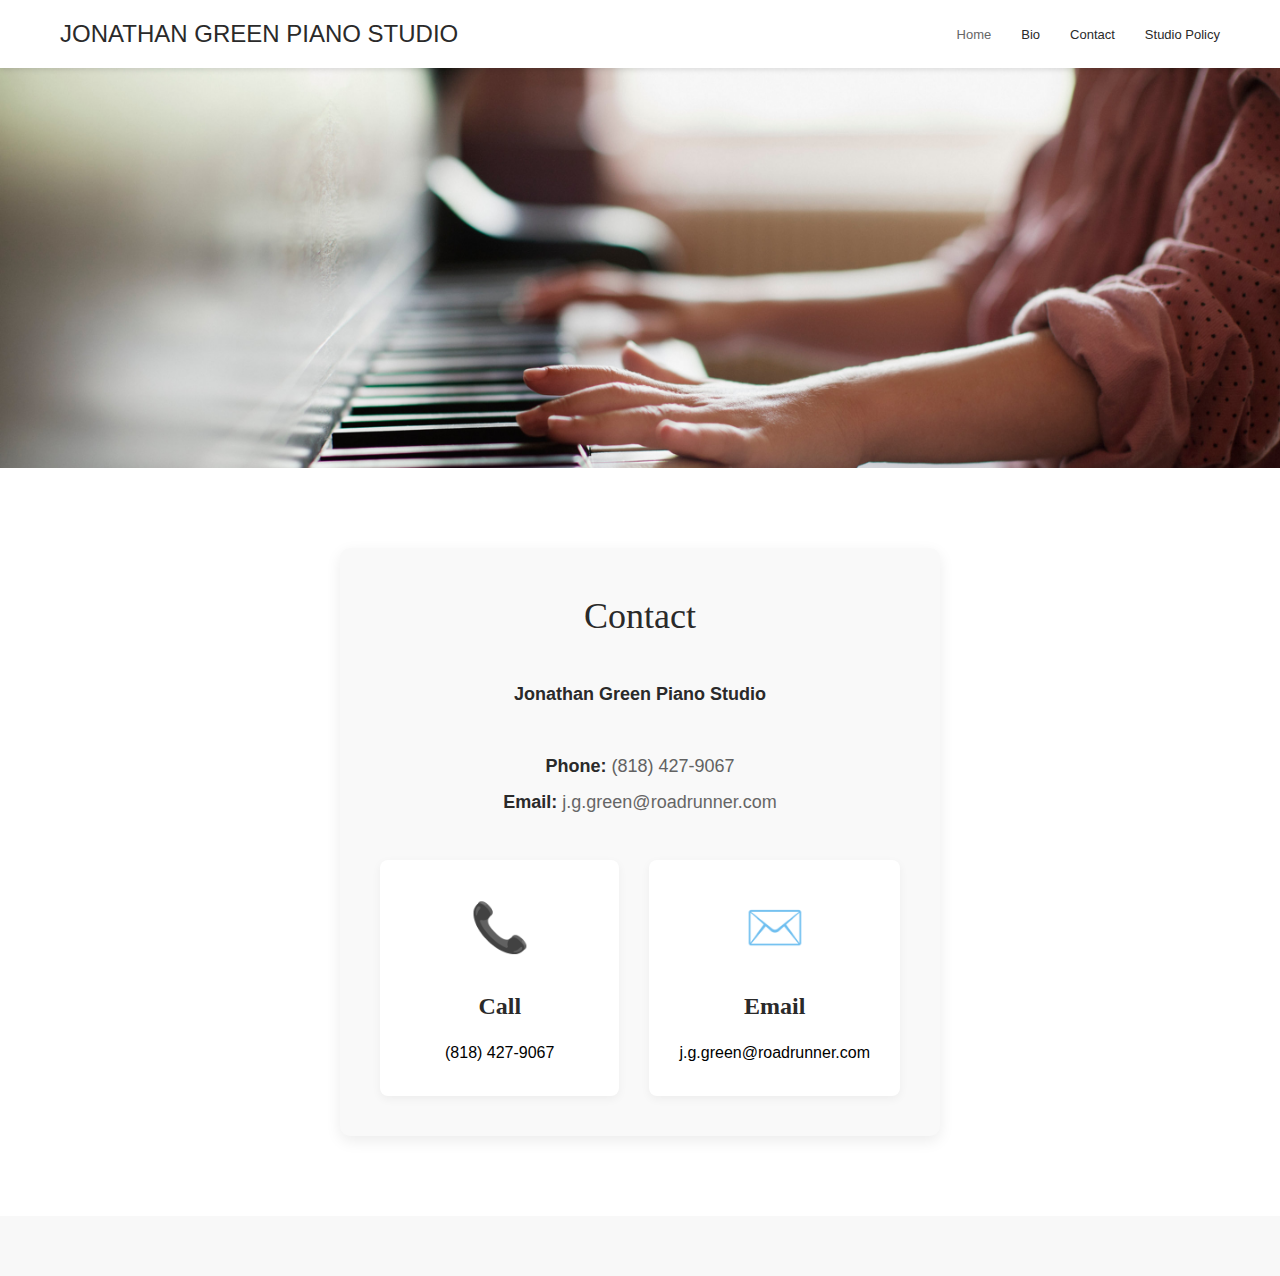
<file: contact.html>
<!DOCTYPE html>
<html lang="en">
<head>
    <title>Contact - Jonathan Green Piano Studio</title>
    <meta http-equiv="Content-Type" content="text/html; charset=utf-8" />
    <meta name="viewport" content="width=device-width, initial-scale=1.0" />
    
    <style>
        * {
            margin: 0;
            padding: 0;
            box-sizing: border-box;
        }

        body {
            font-family: 'Arial', sans-serif;
            line-height: 1.6;
            color: #626262;
        }

        .body-wrap {
            min-height: 100vh;
            display: flex;
            flex-direction: column;
        }

        .wrapper {
            flex: 1;
        }

        /* Header Styles */
        #header-wrap {
            background: #fff;
            padding: 15px 0;
            box-shadow: 0 2px 5px rgba(0,0,0,0.1);
            position: relative;
            z-index: 1000;
        }

        .container {
            max-width: 1200px;
            margin: 0 auto;
            padding: 0 20px;
            display: flex;
            justify-content: space-between;
            align-items: center;
        }

        /* Logo */
        #logo {
            flex: 1;
        }

        #wsite-title {
            font-family: 'Lato', sans-serif;
            font-weight: 300;
            font-size: 24px;
            color: #2a2a2a;
            text-decoration: none;
        }

        /* Desktop Navigation */
        #nav {
            display: flex;
        }

        .wsite-menu-default {
            display: flex;
            list-style: none;
            margin: 0;
            padding: 0;
        }

        .wsite-menu-item-wrap {
            margin-left: 30px;
        }

        .wsite-menu-item {
            text-decoration: none;
            color: #2a2a2a;
            font-size: 13px;
            font-weight: 500;
            padding: 10px 0;
            transition: color 0.3s ease;
        }

        .wsite-menu-item:hover,
        #active .wsite-menu-item {
            color: #666;
        }

        /* Hamburger Menu */
        .nav-trigger {
            display: none;
            flex-direction: column;
            cursor: pointer;
            padding: 10px;
            z-index: 1001;
        }

        .nav-trigger .mobile {
            width: 25px;
            height: 3px;
            background: #2a2a2a;
            margin: 3px 0;
            transition: all 0.3s ease;
            transform-origin: center;
        }

        /* Hidden checkbox for hamburger functionality */
        #nav-trigger {
            display: none;
        }

        /* Mobile Navigation */
        .mobile-wrap {
            position: fixed;
            top: 0;
            right: -100%;
            width: 300px;
            height: 100vh;
            background: #fff;
            box-shadow: -2px 0 10px rgba(0,0,0,0.1);
            transition: right 0.3s ease;
            z-index: 999;
            padding-top: 80px;
        }

        #navmobile .wsite-menu-default {
            flex-direction: column;
            padding: 20px;
        }

        #navmobile .wsite-menu-item-wrap {
            margin: 0;
            border-bottom: 1px solid #eee;
        }

        #navmobile .wsite-menu-item {
            display: block;
            padding: 15px 0;
            font-size: 16px;
        }

        /* Banner Styles */
        #banner-wrap {
            background: linear-gradient(135deg, #f5f5f5 0%, #e8e8e8 100%);
            height: 400px;
            display: flex;
            align-items: center;
            justify-content: center;
            position: relative;
            overflow: hidden;
        }

        #banner-wrap::before {
            content: '';
            position: absolute;
            top: 0;
            left: 0;
            right: 0;
            bottom: 0;
            background: url('files/theme/images/mybackground.jpg') center/cover;
        }

        /* Content Styles */
        #main-wrap {
            padding: 80px 0;
            background: #fff;
        }

        .contact-content {
            max-width: 600px;
            margin: 0 auto;
            text-align: center;
            padding: 40px;
            background: #f9f9f9;
            border-radius: 10px;
            box-shadow: 0 5px 15px rgba(0,0,0,0.08);
        }

        .contact-content h2 {
            font-family: 'Crimson Text', serif;
            font-size: 36px;
            color: #2a2a2a;
            margin-bottom: 30px;
            font-weight: 400;
        }

        .contact-info {
            font-size: 18px;
            line-height: 2;
            color: #626262;
        }

        .contact-info strong {
            color: #2a2a2a;
            font-weight: 600;
        }

        .contact-info a {
            color: #666;
            text-decoration: none;
            transition: color 0.3s ease;
        }

        .contact-info a:hover {
            color: #2a2a2a;
        }

        /* Contact Cards */
        .contact-cards {
            display: grid;
            grid-template-columns: 1fr 1fr;
            gap: 30px;
            margin-top: 40px;
        }

        .contact-card {
            background: #fff;
            padding: 30px;
            border-radius: 8px;
            text-align: center;
            box-shadow: 0 3px 10px rgba(0,0,0,0.05);
            transition: transform 0.3s ease, box-shadow 0.3s ease;
        }

        .contact-card:hover {
            transform: translateY(-5px);
            box-shadow: 0 8px 25px rgba(0,0,0,0.1);
        }

        .contact-card-icon {
            font-size: 48px;
            margin-bottom: 20px;
            color: #666;
        }

        .contact-card h3 {
            font-family: 'Crimson Text', serif;
            font-size: 24px;
            color: #2a2a2a;
            margin-bottom: 15px;
        }

        .contact-card p {
            font-size: 16px;
            color: #626262;
        }

        /* Footer */
        #footer-wrap {
            background: #f8f8f8;
            padding: 40px 0 20px;
            text-align: center;
            margin-top: auto;
        }

        .weebly-footer {
            color: #999;
            font-size: 12px;
        }

        .weebly-footer a {
            color: #666;
            text-decoration: none;
        }

        /* Mobile Overlay */
        .mobile-overlay {
            position: fixed;
            top: 0;
            left: 0;
            width: 100%;
            height: 100%;
            background: rgba(0,0,0,0.5);
            opacity: 0;
            visibility: hidden;
            transition: all 0.3s ease;
            z-index: 998;
        }

        /* Mobile Responsive */
        @media (max-width: 768px) {
            .container {
                padding: 0 15px;
                display: flex;
                justify-content: center;
            }

            /* Hide desktop navigation */
            #nav {
                display: none;
            }

            /* Show hamburger menu */
            .nav-trigger {
                display: flex;
            }

            /* When checkbox is checked, show mobile menu */
            #nav-trigger:checked ~ .mobile-wrap {
                right: 0;
            }

            #nav-trigger:checked ~ .mobile-overlay {
                opacity: 1;
                visibility: visible;
            }

            /* Animate hamburger to X */
            #nav-trigger:checked + .body-wrap .nav-trigger .mobile:nth-child(1) {
                transform: rotate(45deg) translate(6px, 6px);
            }

            #nav-trigger:checked + .body-wrap .nav-trigger .mobile:nth-child(2) {
                opacity: 0;
            }

            #nav-trigger:checked + .body-wrap .nav-trigger .mobile:nth-child(3) {
                transform: rotate(-45deg) translate(6px, -6px);
            }

            #wsite-title {
                font-size: 20px;
            }

            #banner-wrap {
                height: 200px;
            }

            #main-wrap {
                padding: 40px 0;
            }

            .contact-content {
                margin: 0 20px;
                padding: 30px 20px;
            }

            .contact-content h2 {
                font-size: 28px;
            }

            .contact-cards {
                grid-template-columns: 1fr;
                gap: 20px;
                margin-top: 30px;
            }

            .contact-card {
                padding: 25px;
            }

            .contact-card-icon {
                font-size: 40px;
            }

            .contact-card h3 {
                font-size: 20px;
            }
        }

        @media (max-width: 480px) {
            .mobile-wrap {
                width: 280px;
            }

            #wsite-title {
                font-size: 18px;
            }

            .contact-content {
                margin: 0 15px;
                padding: 25px 15px;
            }

            .contact-content h2 {
                font-size: 24px;
            }

            .contact-info {
                font-size: 16px;
            }
        }
    </style>
</head>

<body class="header-page wsite-page-contact full-width-on wsite-theme-light">
    <!-- Hidden checkbox for hamburger functionality -->
    <input type="checkbox" id="nav-trigger">
    
    <div class="body-wrap">
        <div class="wrapper">
            <div id="header-wrap">
                <div class="container">
                    <div id="logo">
                        <a href="index.html" id="wsite-title">JONATHAN GREEN PIANO STUDIO</a>
                    </div>
                    
                    <!-- Desktop Navigation -->
                    <div id="nav">
                        <ul class="wsite-menu-default">
                            <li id="active" class="wsite-menu-item-wrap">
                                <a href="index.html" class="wsite-menu-item">Home</a>
                            </li>
                            <li class="wsite-menu-item-wrap">
                                <a href="bio.html" class="wsite-menu-item">Bio</a>
                            </li>
                            <li class="wsite-menu-item-wrap">
                                <a href="" class="wsite-menu-item">Contact</a>
                            </li>
                            <li class="wsite-menu-item-wrap">
                                <a href="studio-policy.html" class="wsite-menu-item">Studio Policy</a>
                            </li>
                        </ul>
                    </div>
                    
                    <!-- Hamburger Menu Button -->
                    <label for="nav-trigger" class="nav-trigger hamburger">
                        <span class="mobile"></span>
                        <span class="mobile"></span>
                        <span class="mobile"></span>
                    </label>
                </div>
            </div>

            <div id="banner-wrap">
                <div class="container">
                    <div class="banner">
                        <!-- Banner content -->
                    </div>
                </div>
            </div>

            <div id="main-wrap">
                <div class="container">
                    <div class="contact-content">
                        <h2>Contact</h2>
                        
                        <div class="contact-info">
                            <p><strong>Jonathan Green Piano Studio</strong></p>
                            <br>
                            <p><strong>Phone:</strong> (818) 427-9067</p>
                            <p><strong>Email:</strong> <a href="mailto:j.g.green@roadrunner.com">j.g.green@roadrunner.com</a></p>
                        </div>

                        <div class="contact-cards">
                            <div class="contact-card">
                                <div class="contact-card-icon">📞</div>
                                <h3>Call</h3>
                                <p><a href="tel:8184279067" style="color: black; text-decoration: none;">(818) 427-9067</a></p>
                            </div>
                            
                            <div class="contact-card">
                                <div class="contact-card-icon">✉️</div>
                                <h3>Email</h3>
                                <p><a href="mailto:j.g.green@roadrunner.com" style="color: black; text-decoration: none;">j.g.green@roadrunner.com</a></p>
                               
                            </div>
                        </div>
                    </div>
                </div>
            </div>
        </div>

        <div id="footer-wrap">
            <div class="container">
                <div class="weebly-footer">
                </div>
            </div>
        </div>
    </div>

    <!-- Mobile Navigation Overlay -->
    <div class="mobile-overlay"></div>
    
    <!-- Mobile Navigation -->
    <div class="mobile-wrap">
        <div id="navmobile" class="nav">
            <ul class="wsite-menu-default">
                <li id="active" class="wsite-menu-item-wrap">
                    <a href="index.html" class="wsite-menu-item">Home</a>
                </li>
                <li class="wsite-menu-item-wrap">
                    <a href="bio.html" class="wsite-menu-item">Bio</a>
                </li>
                <li class="wsite-menu-item-wrap">
                    <a href="" class="wsite-menu-item">Contact</a>
                </li>
                <li class="wsite-menu-item-wrap">
                    <a href="studio-policy.html" class="wsite-menu-item">Studio Policy</a>
                </li>
            </ul>
        </div>
    </div>

    <script>
        // Close mobile menu when clicking on overlay or menu items
        document.addEventListener('DOMContentLoaded', function() {
            const navTrigger = document.getElementById('nav-trigger');
            const mobileOverlay = document.querySelector('.mobile-overlay');
            const mobileMenuItems = document.querySelectorAll('#navmobile .wsite-menu-item');
            
            // Close menu when clicking overlay
            mobileOverlay.addEventListener('click', function() {
                navTrigger.checked = false;
            });
            
            // Close menu when clicking menu items
            mobileMenuItems.forEach(function(item) {
                item.addEventListener('click', function() {
                    navTrigger.checked = false;
                });
            });
            
            // Prevent body scroll when mobile menu is open
            navTrigger.addEventListener('change', function() {
                if (this.checked) {
                    document.body.style.overflow = 'hidden';
                } else {
                    document.body.style.overflow = '';
                }
            });
        });
    </script>
</body>
</html>
</file>
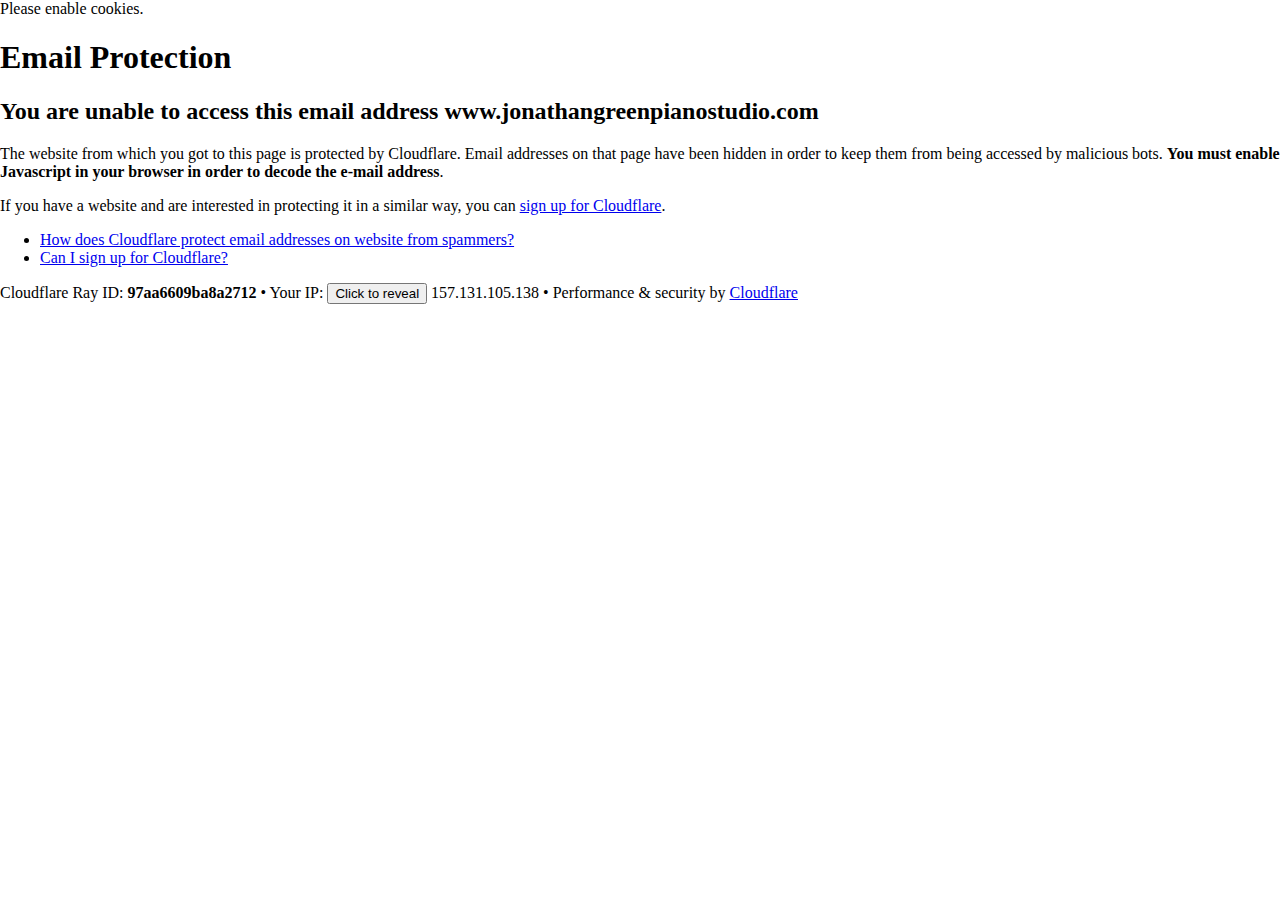
<file: cdn-cgi/l/email-protection.html>
<!DOCTYPE html>
<!--[if lt IE 7]> <html class="no-js ie6 oldie" lang="en-US"> <![endif]-->
<!--[if IE 7]>    <html class="no-js ie7 oldie" lang="en-US"> <![endif]-->
<!--[if IE 8]>    <html class="no-js ie8 oldie" lang="en-US"> <![endif]-->
<!--[if gt IE 8]><!--> <html class="no-js" lang="en-US"> <!--<![endif]-->

<!-- Mirrored from www.jonathangreenpianostudio.com/cdn-cgi/l/email-protection by HTTrack Website Copier/3.x [XR&CO'2014], Sat, 06 Sep 2025 02:04:55 GMT -->
<!-- Added by HTTrack --><meta http-equiv="content-type" content="text/html;charset=UTF-8" /><!-- /Added by HTTrack -->
<head>
<title>Email Protection | Cloudflare</title>
<meta charset="UTF-8" />
<meta http-equiv="Content-Type" content="text/html; charset=UTF-8" />
<meta http-equiv="X-UA-Compatible" content="IE=Edge" />
<meta name="robots" content="noindex, nofollow" />
<meta name="viewport" content="width=device-width,initial-scale=1" />
<link rel="stylesheet" id="cf_styles-css" href="https://www.jonathangreenpianostudio.com/cdn-cgi/styles/cf.errors.css" />
<!--[if lt IE 9]><link rel="stylesheet" id='cf_styles-ie-css' href="/cdn-cgi/styles/cf.errors.ie.css" /><![endif]-->
<style>body{margin:0;padding:0}</style>


<!--[if gte IE 10]><!-->
<script>
  if (!navigator.cookieEnabled) {
    window.addEventListener('DOMContentLoaded', function () {
      var cookieEl = document.getElementById('cookie-alert');
      cookieEl.style.display = 'block';
    })
  }
</script>
<!--<![endif]-->


</head>
<body>
  <div id="cf-wrapper">
    <div class="cf-alert cf-alert-error cf-cookie-error" id="cookie-alert" data-translate="enable_cookies">Please enable cookies.</div>
    <div id="cf-error-details" class="cf-error-details-wrapper">
      <div class="cf-wrapper cf-header cf-error-overview">
        <h1 data-translate="block_headline">Email Protection</h1>
        <h2 class="cf-subheadline"><span data-translate="unable_to_access">You are unable to access this email address</span> www.jonathangreenpianostudio.com</h2>
      </div><!-- /.header -->

      <div class="cf-section cf-wrapper">
        <div class="cf-columns two">
          <div class="cf-column">
            <p>The website from which you got to this page is protected by Cloudflare. Email addresses on that page have been hidden in order to keep them from being accessed by malicious bots. <strong>You must enable Javascript in your browser in order to decode the e-mail address</strong>.</p>
            <p>If you have a website and are interested in protecting it in a similar way, you can <a rel="noopener noreferrer" href="https://www.cloudflare.com/sign-up?utm_source=email_protection">sign up for Cloudflare</a>.</p>
          </div>

          <div class="cf-column">
            <div class="grid_4">
              <div class="rail">
                  <div class="panel">
                      <ul class="nobullets">
                        <li><a rel="noopener noreferrer" class="modal-link-faq" href="https://developers.cloudflare.com/waf/tools/scrape-shield/email-address-obfuscation/">How does Cloudflare protect email addresses on website from spammers?</a></li>
                        <li><a rel="noopener noreferrer" class="modal-link-faq" href="https://developers.cloudflare.com/fundamentals/setup/account/create-account/">Can I sign up for Cloudflare?</a></li>
                    </ul>
                </div>
              </div>
            </div>
          </div>
        </div>
      </div><!-- /.section -->

      <div class="cf-error-footer cf-wrapper w-240 lg:w-full py-10 sm:py-4 sm:px-8 mx-auto text-center sm:text-left border-solid border-0 border-t border-gray-300">
  <p class="text-13">
    <span class="cf-footer-item sm:block sm:mb-1">Cloudflare Ray ID: <strong class="font-semibold">97aa6609ba8a2712</strong></span>
    <span class="cf-footer-separator sm:hidden">&bull;</span>
    <span id="cf-footer-item-ip" class="cf-footer-item hidden sm:block sm:mb-1">
      Your IP:
      <button type="button" id="cf-footer-ip-reveal" class="cf-footer-ip-reveal-btn">Click to reveal</button>
      <span class="hidden" id="cf-footer-ip">157.131.105.138</span>
      <span class="cf-footer-separator sm:hidden">&bull;</span>
    </span>
    <span class="cf-footer-item sm:block sm:mb-1"><span>Performance &amp; security by</span> <a rel="noopener noreferrer" href="https://www.cloudflare.com/5xx-error-landing" id="brand_link" target="_blank">Cloudflare</a></span>
    
  </p>
  <script>(function(){function d(){var b=a.getElementById("cf-footer-item-ip"),c=a.getElementById("cf-footer-ip-reveal");b&&"classList"in b&&(b.classList.remove("hidden"),c.addEventListener("click",function(){c.classList.add("hidden");a.getElementById("cf-footer-ip").classList.remove("hidden")}))}var a=document;document.addEventListener&&a.addEventListener("DOMContentLoaded",d)})();</script>
</div><!-- /.error-footer -->


    </div><!-- /#cf-error-details -->
  </div><!-- /#cf-wrapper -->

  <script>
  window._cf_translation = {};
  
  
</script>

</body>

<!-- Mirrored from www.jonathangreenpianostudio.com/cdn-cgi/l/email-protection by HTTrack Website Copier/3.x [XR&CO'2014], Sat, 06 Sep 2025 02:04:55 GMT -->
</html>
</file>
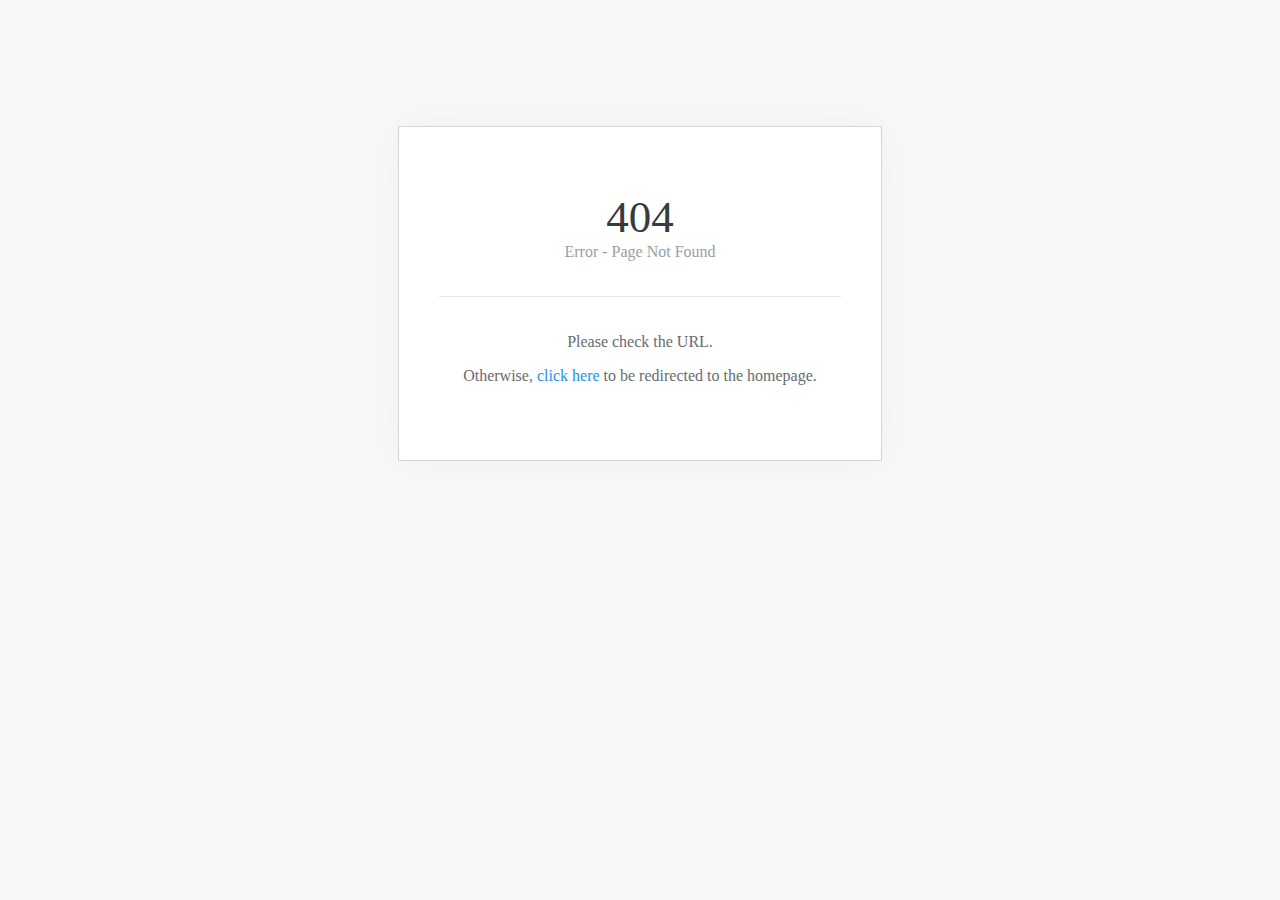
<file: _/uploads/5/1/6/0/51603659/background-images/1297720252.html>
<!DOCTYPE html PUBLIC "-//W3C//DTD XHTML 1.0 Strict//EN" "http://www.w3.org/TR/xhtml1/DTD/xhtml1-strict.dtd">
<html xmlns="http://www.w3.org/1999/xhtml" xml:lang="en">
<head>
	<title>404 - Page Not Found</title>
	<meta http-equiv="content-type" content="text/html; charset=UTF-8" />
	<meta name="viewport" content="width=device-width, initial-scale=1">
	<meta name="robots" content="noarchive" />
	<link rel="shortcut icon" href="//cdn1.editmysite.com/developer/none.ico" />

	<style type="text/css">
		@font-face {
			font-family: 'Proxima Nova';
			font-weight: 300;
			src: url("//cdn2.editmysite.com/components/ui-framework/fonts/proxima-nova-light/31AC96_0_0.eot");
			src: url("//cdn2.editmysite.com/components/ui-framework/fonts/proxima-nova-light/31AC96_0_0.eot?#iefix") format("embedded-opentype"), url("//cdn2.editmysite.com/components/ui-framework/fonts/proxima-nova-light/31AC96_0_0.woff") format("woff"), url("//cdn2.editmysite.com/components/ui-framework/fonts/proxima-nova-light/31AC96_0_0.ttf") format("truetype");
		}

		@font-face {
			font-family: 'Proxima Nova';
			src: url("//cdn2.editmysite.com/components/ui-framework/fonts/proxima-nova-regular/31AC96_1_0.eot");
			src: url("//cdn2.editmysite.com/components/ui-framework/fonts/proxima-nova-regular/31AC96_1_0eot?#iefix") format("embedded-opentype"), url("//cdn2.editmysite.com/components/ui-framework/fonts/proxima-nova-regular/31AC96_1_0.woff") format("woff"), url("//cdn2.editmysite.com/components/ui-framework/fonts/proxima-nova-regular/31AC96_1_0.ttf") format("truetype");
		}

		@font-face {
			font-family: 'Proxima Nova';
			font-weight: 500;
			src: url("//cdn2.editmysite.com/components/ui-framework/fonts/proxima-nova-semibold/31AC96_2_0.eot");
			src: url("//cdn2.editmysite.com/components/ui-framework/fonts/proxima-nova-semibold/31AC96_2_0.eot?#iefix") format("embedded-opentype"), url("//cdn2.editmysite.com/components/ui-framework/fonts/proxima-nova-semibold/31AC96_2_0.woff") format("woff"), url("//cdn2.editmysite.com/components/ui-framework/fonts/proxima-nova-semibold/31AC96_2_0.ttf") format("truetype");
		}

		body {
			background-color: #F8F8F8;
			font-family: 'Proxima Nova';
		}

		hr {
			border: 1px solid #E7E7E7;
			border-top: 0;
		}

		.warning-container {
			padding: 38px 40px;
			padding-bottom: 0;
			box-sizing: border-box;
			text-align: center;
			background-color: white;
			border: 1px solid #D4D4D4;
			height: 335px;
			width: 484px;
			margin: 0 auto;
			margin-top: 10%;
			-webkit-box-shadow: 0px 0px 41px -8px rgba(237,234,237,1);
			-moz-box-shadow: 0px 0px 41px -8px rgba(237,234,237,1);
			box-shadow: 0px 0px 41px -8px rgba(237,234,237,1);
		}

		.header {
			margin: 26px 0 0 0;
			color: #363B3E;
			font-size: 45px;
			font-weight: 500;
		}

		.error {
			margin: 0 0 0 0;
			color: #9BA0A3;
			margin-bottom: 35px;
		}

		.check-url, .otherwise {
			color: #666C70;
		}

		.check-url {
			margin-top: 0;
			font-weight: 500;
		}

		.otherwise {
			margin-top: 0;
		}

		.logo {
			width: 82px;
		}

		.bottom-content {
			display: inline-block;
			height: 120px;
			line-height: 120px;
		}

		.bottom-content > span {
			display: inline-block;
			vertical-align: middle;
			line-height: normal;
		}

		a {
			color: #2990EA;
			text-decoration: inherit;
		}

		@media (max-width: 550px) {
			.warning-container {
				width: 80%;
			}
		}

	</style>
</head>
<body>
<div class="warning-container">
	<h2 class="header">404</h2>
	<p class="error">Error - Page Not Found</p>
	<hr>
	<div class="bottom-content">
			<span>
				<p class="check-url">Please check the URL.</p>
				<p class="otherwise">Otherwise, <a href="/">click here</a> to be redirected to the homepage.</p>
			</span>
	</div>
</div>
</body>
</html>
</file>
